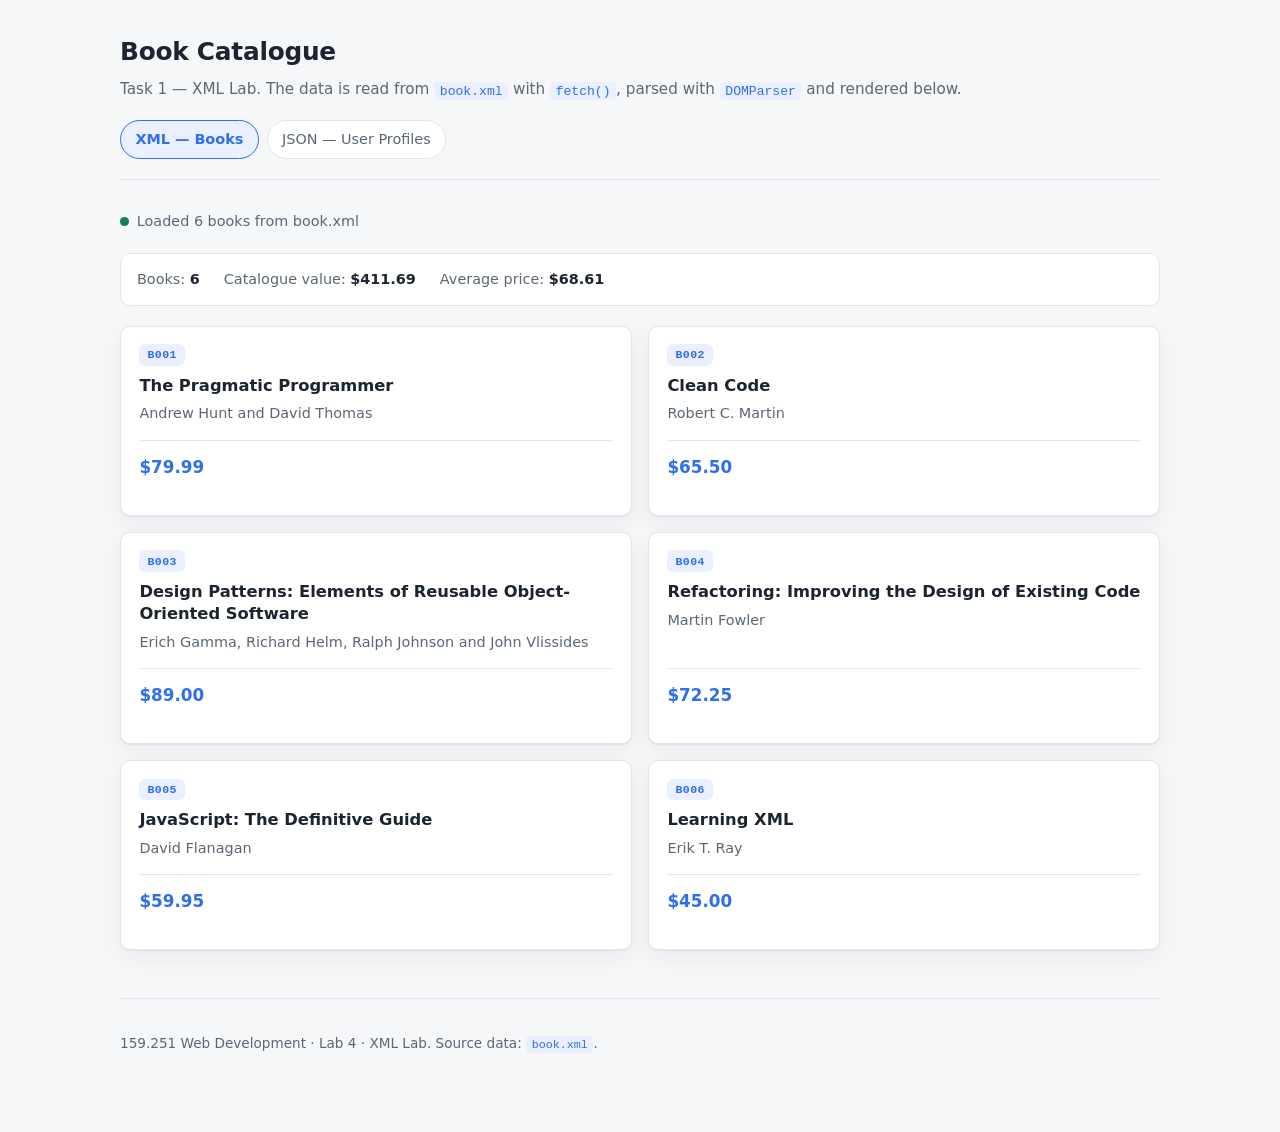
<file: index.html>
<!DOCTYPE html>
<html lang="en-NZ">
<head>
  <meta charset="UTF-8">
  <meta name="viewport" content="width=device-width, initial-scale=1">
  <title>Book Catalogue (XML Lab) &middot; Lab 4</title>
  <link rel="stylesheet" href="styles.css">
</head>
<body>
  <div class="wrap">

    <header class="site">
      <h1>Book Catalogue</h1>
      <p class="sub">
        Task 1 &mdash; XML Lab. The data is read from
        <code class="inline">book.xml</code> with <code class="inline">fetch()</code>,
        parsed with <code class="inline">DOMParser</code> and rendered below.
      </p>
      <nav class="tabs">
        <a href="index.html" aria-current="page">XML &mdash; Books</a>
        <a href="users.html">JSON &mdash; User Profiles</a>
      </nav>
    </header>

    <p class="status" id="status"><span class="dot" id="status-dot"></span><span id="status-text">Loading book.xml&hellip;</span></p>

    <div id="error-slot"></div>
    <div class="summary" id="summary" hidden></div>

    <!-- Books are inserted here -->
    <main class="grid" id="book-list" aria-live="polite"></main>

    <footer class="site">
      <p>
        159.251 Web Development &middot; Lab 4 &middot; XML Lab.
        Source data: <code class="inline">book.xml</code>.
      </p>
    </footer>

  </div>

<script>
/* ------------------------------------------------------------------
   Task 1 (XML Lab)
   Fetch book.xml, check the response, parse it with DOMParser, then
   render one card per <book> element.

   The response.ok / throw pattern is the one shown in the lab notes.
   ------------------------------------------------------------------ */
(function () {
  'use strict';

  const statusDot  = document.getElementById('status-dot');
  const statusText = document.getElementById('status-text');
  const errorSlot  = document.getElementById('error-slot');
  const summary    = document.getElementById('summary');
  const bookList   = document.getElementById('book-list');

  /** Updates the little status line at the top of the page. */
  function setStatus(kind, message) {
    statusDot.className = 'dot' + (kind ? ' ' + kind : '');
    statusText.textContent = message;
  }

  /** Shows a readable error instead of leaving the page blank. */
  function showError(title, detail) {
    const box = document.createElement('div');
    box.className = 'error-box';
    const strong = document.createElement('strong');
    strong.textContent = title;
    box.appendChild(strong);
    box.appendChild(document.createTextNode(detail));
    errorSlot.appendChild(box);
    setStatus('err', 'Failed to load the catalogue');
  }

  /**
   * Builds the card for one <book> element.
   * @param {Element} book a <book> element from the parsed XML document
   * @returns {HTMLElement}
   */
  function renderBook(book) {
    const card = document.createElement('article');
    card.className = 'card';

    // id attribute -> badge
    const badge = document.createElement('span');
    badge.className = 'badge';
    badge.textContent = book.getAttribute('id') || 'no id';
    card.appendChild(badge);

    // child elements, read by tag name
    const title  = book.getElementsByTagName('title')[0];
    const author = book.getElementsByTagName('author')[0];
    const price  = book.getElementsByTagName('price')[0];

    const h2 = document.createElement('h2');
    h2.textContent = title ? title.textContent.trim() : '(untitled)';
    card.appendChild(h2);

    const pAuthor = document.createElement('p');
    pAuthor.className = 'author';
    pAuthor.textContent = author ? author.textContent.trim() : '(unknown author)';
    card.appendChild(pAuthor);

    const pPrice = document.createElement('p');
    pPrice.className = 'price';
    const amount = price ? Number(price.textContent.trim()) : NaN;
    pPrice.textContent = isNaN(amount)
      ? (price ? price.textContent.trim() : '(no price)')
      : '$' + amount.toFixed(2);
    card.appendChild(pPrice);

    return card;
  }

  /** Renders the whole catalogue. */
  function renderCatalogue(xmlDoc) {
    const books = xmlDoc.getElementsByTagName('book');

    bookList.textContent = '';
    const frag = document.createDocumentFragment();
    let total = 0;

    for (let i = 0; i < books.length; i++) {
      frag.appendChild(renderBook(books[i]));
      const price = books[i].getElementsByTagName('price')[0];
      if (price) {
        const n = Number(price.textContent.trim());
        if (!isNaN(n)) { total += n; }
      }
    }
    bookList.appendChild(frag);

    // summary strip
    summary.textContent = '';
    const parts = [
      ['Books', String(books.length)],
      ['Catalogue value', '$' + total.toFixed(2)],
      ['Average price', books.length ? '$' + (total / books.length).toFixed(2) : '$0.00']
    ];
    parts.forEach(function (pair) {
      const span = document.createElement('span');
      const b = document.createElement('b');
      b.textContent = pair[1];
      span.appendChild(document.createTextNode(pair[0] + ': '));
      span.appendChild(b);
      summary.appendChild(span);
    });
    summary.hidden = false;

    setStatus('ok', 'Loaded ' + books.length + ' books from book.xml');
  }

  // ---- fetch -> parse -> render ---------------------------------
  fetch('book.xml')
    .then(function (response) {
      if (!response.ok) {
        throw new Error('Fetch error: ' + response.status);
      }
      return response.text();
    })
    .then(function (xmlText) {
      const parser = new DOMParser();
      const xmlDoc = parser.parseFromString(xmlText, 'text/xml');

      // DOMParser does not throw on bad XML; it returns a <parsererror> document.
      const parseError = xmlDoc.getElementsByTagName('parsererror')[0];
      if (parseError) {
        throw new Error('XML is not well-formed: ' + parseError.textContent.trim());
      }

      renderCatalogue(xmlDoc);
    })
    .catch(function (err) {
      console.error('Fetch error: ' + err.message);
      showError('Could not display the book catalogue.', err.message);
    });
})();
</script>
</body>
</html>
</file>
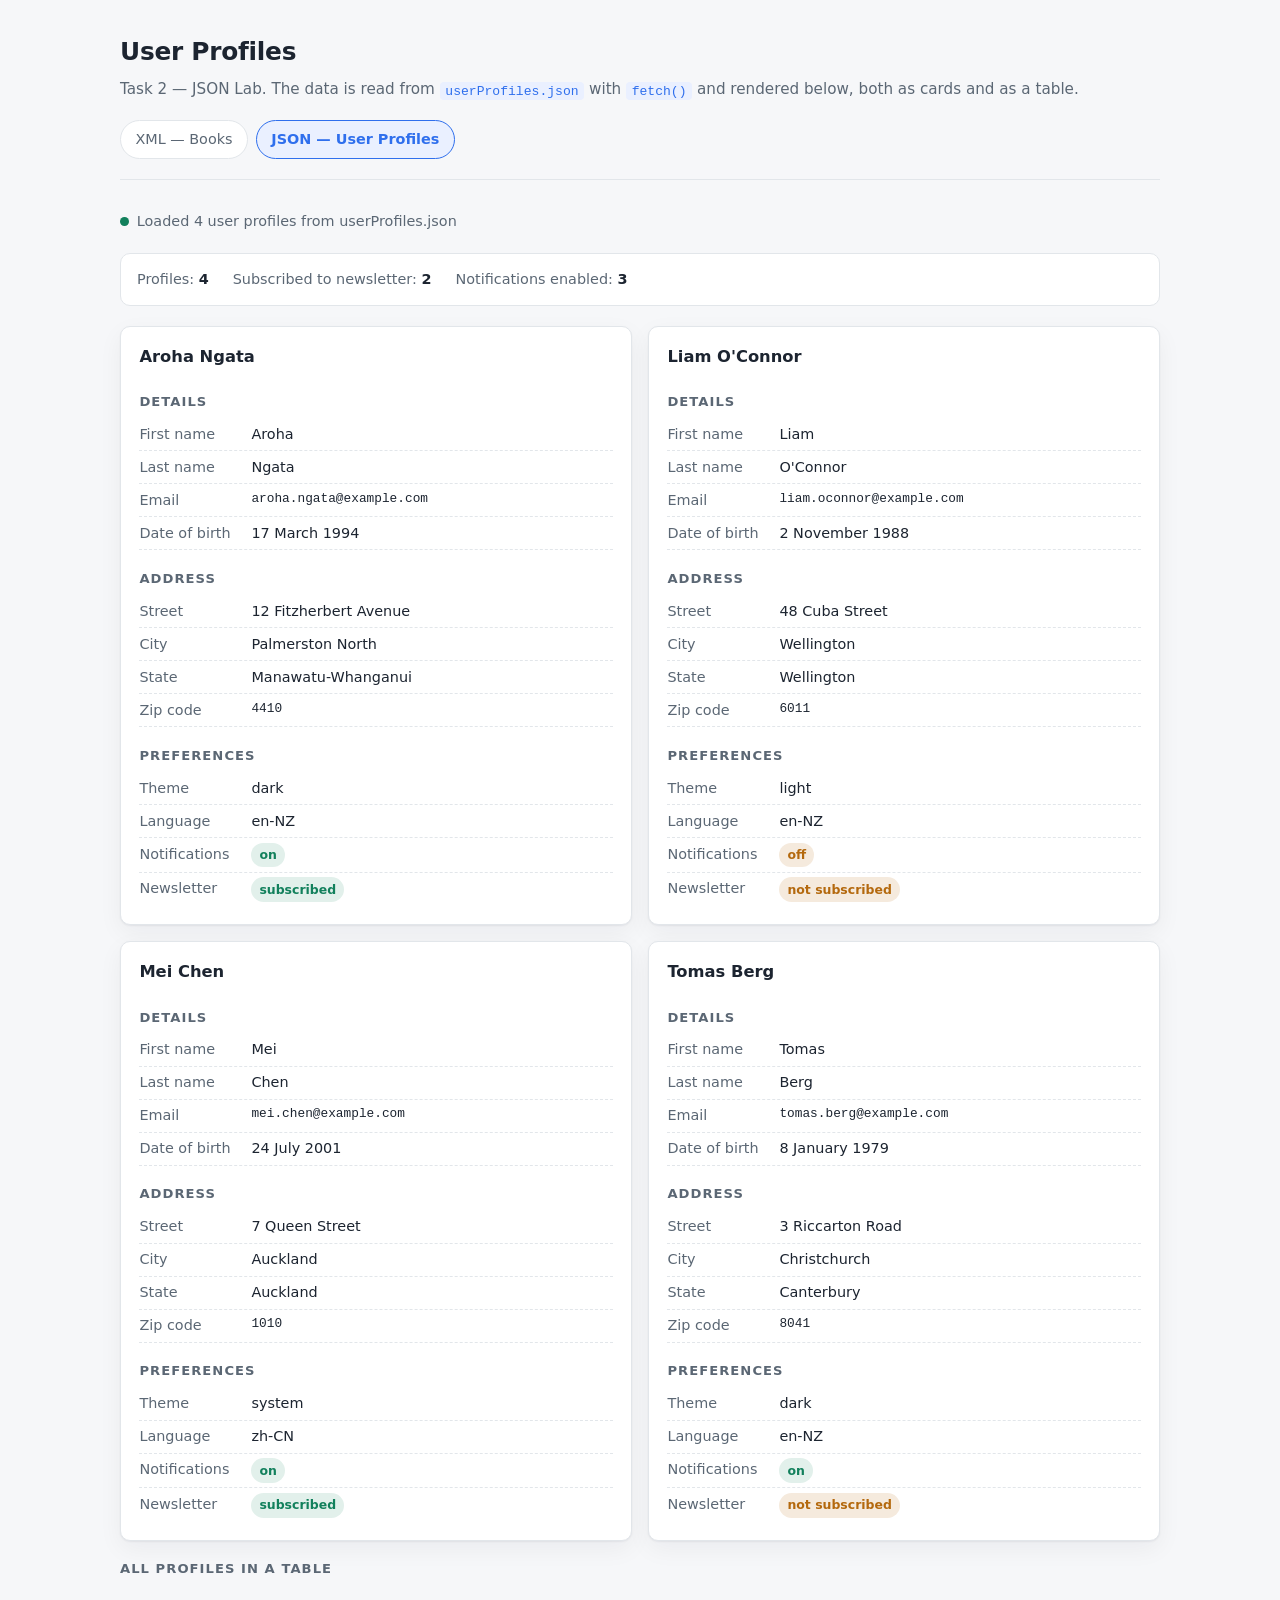
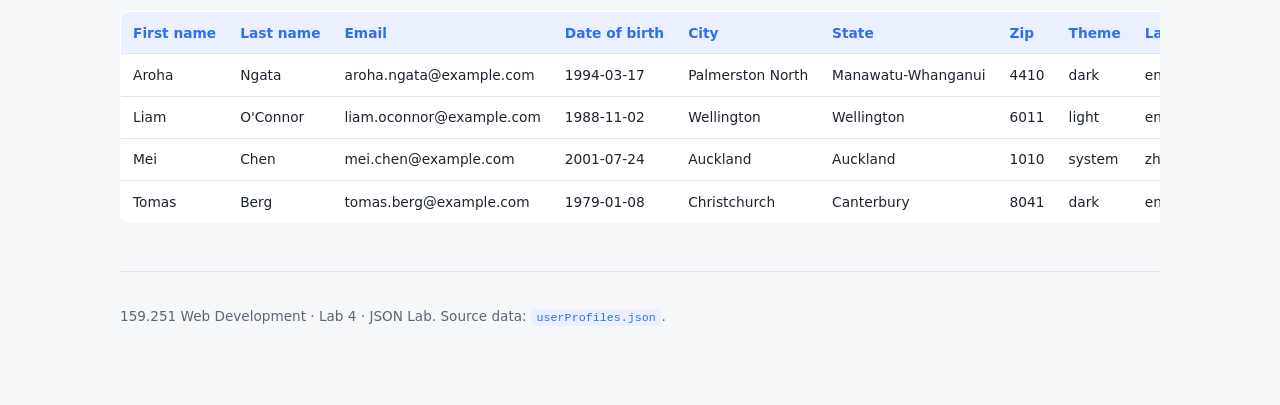
<file: users.html>
<!DOCTYPE html>
<html lang="en-NZ">
<head>
  <meta charset="UTF-8">
  <meta name="viewport" content="width=device-width, initial-scale=1">
  <title>User Profiles (JSON Lab) &middot; Lab 4</title>
  <link rel="stylesheet" href="styles.css">
</head>
<body>
  <div class="wrap">

    <header class="site">
      <h1>User Profiles</h1>
      <p class="sub">
        Task 2 &mdash; JSON Lab. The data is read from
        <code class="inline">userProfiles.json</code> with
        <code class="inline">fetch()</code> and rendered below, both as cards and as a table.
      </p>
      <nav class="tabs">
        <a href="index.html">XML &mdash; Books</a>
        <a href="users.html" aria-current="page">JSON &mdash; User Profiles</a>
      </nav>
    </header>

    <p class="status" id="status"><span class="dot" id="status-dot"></span><span id="status-text">Loading userProfiles.json&hellip;</span></p>

    <div id="error-slot"></div>
    <div class="summary" id="summary" hidden></div>

    <!-- Profiles are inserted here -->
    <main class="grid" id="profile-list" aria-live="polite"></main>

    <!-- The same data as a table, so every field is visible at a glance -->
    <section id="table-section" hidden>
      <h3 class="section">All profiles in a table</h3>
      <div class="table-scroll">
        <table class="profiles" id="profile-table">
          <thead>
            <tr>
              <th>First name</th>
              <th>Last name</th>
              <th>Email</th>
              <th>Date of birth</th>
              <th>City</th>
              <th>State</th>
              <th>Zip</th>
              <th>Theme</th>
              <th>Language</th>
              <th>Notifications</th>
              <th>Subscription</th>
            </tr>
          </thead>
          <tbody></tbody>
        </table>
      </div>
    </section>

    <footer class="site">
      <p>
        159.251 Web Development &middot; Lab 4 &middot; JSON Lab.
        Source data: <code class="inline">userProfiles.json</code>.
      </p>
    </footer>

  </div>

<script>
/* ------------------------------------------------------------------
   Task 2 (JSON Lab)
   Fetch userProfiles.json, check the response, parse it as JSON, then
   render each profile as a card plus a summary table.

   The response.ok / throw pattern is the one shown in the lab notes.
   ------------------------------------------------------------------ */
(function () {
  'use strict';

  const statusDot   = document.getElementById('status-dot');
  const statusText  = document.getElementById('status-text');
  const errorSlot   = document.getElementById('error-slot');
  const summary     = document.getElementById('summary');
  const profileList = document.getElementById('profile-list');
  const tableSection = document.getElementById('table-section');
  const tableBody   = document.querySelector('#profile-table tbody');

  function setStatus(kind, message) {
    statusDot.className = 'dot' + (kind ? ' ' + kind : '');
    statusText.textContent = message;
  }

  function showError(title, detail) {
    const box = document.createElement('div');
    box.className = 'error-box';
    const strong = document.createElement('strong');
    strong.textContent = title;
    box.appendChild(strong);
    box.appendChild(document.createTextNode(detail));
    errorSlot.appendChild(box);
    setStatus('err', 'Failed to load the profiles');
  }

  /**
   * Creates one "Key: value" row inside a card.
   * @param {string} key
   * @param {string|Node} value either text or a ready-made element
   * @param {boolean} [mono] use the monospace style for the value
   */
  function field(key, value, mono) {
    const row = document.createElement('div');
    row.className = 'field';
    const k = document.createElement('span');
    k.className = 'k';
    k.textContent = key;
    const v = document.createElement('span');
    v.className = 'v' + (mono ? ' mono' : '');
    if (typeof value === 'string') { v.textContent = value; }
    else { v.appendChild(value); }
    row.appendChild(k);
    row.appendChild(v);
    return row;
  }

  /** Small coloured on/off pill. */
  function pill(on, onText, offText) {
    const span = document.createElement('span');
    span.className = 'pill ' + (on ? 'on' : 'off');
    span.textContent = on ? onText : offText;
    return span;
  }

  /** Formats 1994-03-17 as "17 March 1994". */
  function formatDate(iso) {
    if (!iso) { return '(not provided)'; }
    const d = new Date(iso + 'T00:00:00');
    if (isNaN(d.getTime())) { return iso; }
    return d.toLocaleDateString('en-NZ', { day: 'numeric', month: 'long', year: 'numeric' });
  }

  function text(value, fallback) {
    return (value === undefined || value === null || value === '') ? (fallback || '(not provided)') : String(value);
  }

  /**
   * Builds the card for one user profile.
   * @param {object} profile
   * @returns {HTMLElement}
   */
  function renderProfile(profile) {
    const card = document.createElement('article');
    card.className = 'card profile';

    const h2 = document.createElement('h2');
    h2.textContent = text(profile.firstName, '') + ' ' + text(profile.lastName, '');
    card.appendChild(h2);

    // ---- basic details ----
    const hBasic = document.createElement('h3');
    hBasic.className = 'section';
    hBasic.textContent = 'Details';
    card.appendChild(hBasic);

    card.appendChild(field('First name', text(profile.firstName)));
    card.appendChild(field('Last name', text(profile.lastName)));
    card.appendChild(field('Email', text(profile.email), true));
    card.appendChild(field('Date of birth', formatDate(profile.dateOfBirth)));

    // ---- address (added in the "extend the JSON" step) ----
    const hAddr = document.createElement('h3');
    hAddr.className = 'section';
    hAddr.textContent = 'Address';
    card.appendChild(hAddr);

    const a = profile.address || {};
    card.appendChild(field('Street', text(a.street)));
    card.appendChild(field('City', text(a.city)));
    card.appendChild(field('State', text(a.state)));
    card.appendChild(field('Zip code', text(a.zipCode), true));

    // ---- preferences (subscription lives in here) ----
    const hPref = document.createElement('h3');
    hPref.className = 'section';
    hPref.textContent = 'Preferences';
    card.appendChild(hPref);

    const p = profile.preferences || {};
    card.appendChild(field('Theme', text(p.theme)));
    card.appendChild(field('Language', text(p.language)));
    card.appendChild(field('Notifications', pill(p.notifications === true, 'on', 'off')));
    card.appendChild(field('Newsletter', pill(p.subscription === true, 'subscribed', 'not subscribed')));

    return card;
  }

  /** Fills the summary table with one row per profile. */
  function renderTable(profiles) {
    tableBody.textContent = '';
    profiles.forEach(function (profile) {
      const a = profile.address || {};
      const p = profile.preferences || {};
      const tr = document.createElement('tr');
      [
        text(profile.firstName, ''),
        text(profile.lastName, ''),
        text(profile.email, ''),
        text(profile.dateOfBirth, ''),
        text(a.city, ''),
        text(a.state, ''),
        text(a.zipCode, ''),
        text(p.theme, ''),
        text(p.language, ''),
        p.notifications === true ? 'on' : 'off',
        p.subscription === true ? 'subscribed' : 'not subscribed'
      ].forEach(function (value) {
        const td = document.createElement('td');
        td.textContent = value;
        tr.appendChild(td);
      });
      tableBody.appendChild(tr);
    });
    tableSection.hidden = false;
  }

  /** Renders the whole document. */
  function renderProfiles(json) {
    // The file may hold either a bare array or an object with a userProfiles key.
    const profiles = Array.isArray(json)
      ? json
      : (Array.isArray(json.userProfiles) ? json.userProfiles : []);

    if (profiles.length === 0) {
      throw new Error('No user profiles found. Expected a "userProfiles" array.');
    }

    profileList.textContent = '';
    const frag = document.createDocumentFragment();
    profiles.forEach(function (profile) { frag.appendChild(renderProfile(profile)); });
    profileList.appendChild(frag);

    renderTable(profiles);

    // summary strip
    const subscribed = profiles.filter(function (x) {
      return x.preferences && x.preferences.subscription === true;
    }).length;
    const withNotify = profiles.filter(function (x) {
      return x.preferences && x.preferences.notifications === true;
    }).length;

    summary.textContent = '';
    [
      ['Profiles', String(profiles.length)],
      ['Subscribed to newsletter', String(subscribed)],
      ['Notifications enabled', String(withNotify)]
    ].forEach(function (pair) {
      const span = document.createElement('span');
      const b = document.createElement('b');
      b.textContent = pair[1];
      span.appendChild(document.createTextNode(pair[0] + ': '));
      span.appendChild(b);
      summary.appendChild(span);
    });
    summary.hidden = false;

    setStatus('ok', 'Loaded ' + profiles.length + ' user profiles from userProfiles.json');
  }

  // ---- fetch -> parse -> render ---------------------------------
  fetch('userProfiles.json')
    .then(function (response) {
      if (!response.ok) {
        throw new Error('Fetch error: ' + response.status);
      }
      return response.json();
    })
    .then(function (json) {
      renderProfiles(json);
    })
    .catch(function (err) {
      console.error('Fetch error: ' + err.message);
      showError('Could not display the user profiles.', err.message);
    });
})();
</script>
</body>
</html>
</file>
<file: styles.css>
/* ------------------------------------------------------------------
   styles.css - shared styling for the Lab 4 site
   Used by index.html (XML book catalogue) and users.html (JSON profiles)
   ------------------------------------------------------------------ */

:root {
  --bg: #f6f7f9;
  --surface: #ffffff;
  --border: #e2e6ea;
  --text: #1c2430;
  --muted: #5b6774;
  --accent: #2f6fed;
  --accent-soft: #eaf0ff;
  --ok: #12805c;
  --warn: #b4690e;
  --err: #b3261e;
  --radius: 10px;
  --shadow: 0 1px 2px rgba(16, 24, 40, .06), 0 8px 24px rgba(16, 24, 40, .05);
}

@media (prefers-color-scheme: dark) {
  :root {
    --bg: #12161c;
    --surface: #1a2029;
    --border: #2a3341;
    --text: #e6ebf2;
    --muted: #9aa6b5;
    --accent: #7aa2ff;
    --accent-soft: #1e2a44;
    --ok: #4ade80;
    --warn: #fbbf24;
    --err: #ff8a80;
    --shadow: 0 1px 2px rgba(0, 0, 0, .4), 0 8px 24px rgba(0, 0, 0, .3);
  }
}

* { box-sizing: border-box; }

body {
  margin: 0;
  padding: 0 1.25rem 4rem;
  background: var(--bg);
  color: var(--text);
  font: 16px/1.6 system-ui, -apple-system, "Segoe UI", Roboto, Helvetica, Arial, sans-serif;
}

.wrap { max-width: 1040px; margin: 0 auto; }

/* ---------- header / nav ---------- */

header.site {
  padding: 2rem 0 1.25rem;
  border-bottom: 1px solid var(--border);
  margin-bottom: 1.75rem;
}

header.site h1 {
  margin: 0 0 .35rem;
  font-size: 1.55rem;
  letter-spacing: -.01em;
}

header.site p.sub {
  margin: 0;
  color: var(--muted);
  font-size: .95rem;
}

nav.tabs {
  display: flex;
  gap: .5rem;
  margin-top: 1.1rem;
  flex-wrap: wrap;
}

nav.tabs a {
  display: inline-block;
  padding: .45rem .9rem;
  border: 1px solid var(--border);
  border-radius: 999px;
  background: var(--surface);
  color: var(--muted);
  text-decoration: none;
  font-size: .9rem;
}

nav.tabs a:hover { border-color: var(--accent); color: var(--accent); }

nav.tabs a[aria-current="page"] {
  background: var(--accent-soft);
  border-color: var(--accent);
  color: var(--accent);
  font-weight: 600;
}

/* ---------- status / error ---------- */

.status {
  display: inline-flex;
  align-items: center;
  gap: .5rem;
  font-size: .9rem;
  color: var(--muted);
  margin: 0 0 1.25rem;
}

.dot {
  width: .55rem; height: .55rem; border-radius: 50%;
  background: var(--muted); flex: none;
}
.dot.ok { background: var(--ok); }
.dot.err { background: var(--err); }

.error-box {
  border: 1px solid var(--err);
  border-left-width: 4px;
  background: var(--surface);
  color: var(--err);
  border-radius: var(--radius);
  padding: .9rem 1rem;
  font-size: .92rem;
  margin: 0 0 1.25rem;
  white-space: pre-wrap;
}
.error-box strong { display: block; margin-bottom: .25rem; }

/* ---------- cards ---------- */

.grid {
  display: grid;
  gap: 1rem;
  grid-template-columns: repeat(auto-fill, minmax(340px, 1fr));
}

.card {
  background: var(--surface);
  border: 1px solid var(--border);
  border-radius: var(--radius);
  box-shadow: var(--shadow);
  padding: 1.1rem 1.15rem;
  display: flex;
  flex-direction: column;
}

.card h2 {
  font-size: 1.02rem;
  line-height: 1.35;
  margin: .55rem 0 .35rem;
}

.card .author {
  color: var(--muted);
  font-size: .9rem;
  margin: 0 0 .9rem;
}

.card .price {
  margin-top: auto;
  padding-top: .8rem;
  border-top: 1px solid var(--border);
  font-weight: 700;
  font-size: 1.05rem;
  color: var(--accent);
}

.badge {
  align-self: flex-start;
  font: 600 .72rem/1 ui-monospace, SFMono-Regular, Menlo, Consolas, monospace;
  letter-spacing: .04em;
  padding: .32rem .5rem;
  border-radius: 6px;
  background: var(--accent-soft);
  color: var(--accent);
}

/* ---------- user profile specifics ---------- */

.card.profile h2 { margin-top: .1rem; }

.profile .field {
  display: flex;
  gap: .5rem;
  font-size: .9rem;
  padding: .28rem 0;
  border-bottom: 1px dashed var(--border);
}
.profile .field:last-child { border-bottom: 0; }

.profile .field .k {
  flex: none;
  width: 6.5rem;
  color: var(--muted);
}

.profile .field .v {
  word-break: break-word;
  min-width: 0;
}

.profile .field .v.mono {
  font-family: ui-monospace, SFMono-Regular, Menlo, Consolas, monospace;
  font-size: .8rem;
}

.pill {
  display: inline-block;
  font-size: .78rem;
  font-weight: 600;
  padding: .15rem .5rem;
  border-radius: 999px;
  background: var(--accent-soft);
  color: var(--accent);
}
.pill.on  { background: rgba(18, 128, 92, .12);  color: var(--ok); }
.pill.off { background: rgba(180, 105, 14, .14); color: var(--warn); }

h3.section {
  font-size: .82rem;
  text-transform: uppercase;
  letter-spacing: .08em;
  color: var(--muted);
  margin: 1.1rem 0 .4rem;
}

/* ---------- summary strip ---------- */

.summary {
  display: flex;
  flex-wrap: wrap;
  gap: .5rem 1.5rem;
  padding: .85rem 1rem;
  margin-bottom: 1.25rem;
  background: var(--surface);
  border: 1px solid var(--border);
  border-radius: var(--radius);
  font-size: .9rem;
  color: var(--muted);
}
.summary b { color: var(--text); }

/* ---------- table view for the profiles ---------- */

.table-scroll { overflow-x: auto; margin-top: 2rem; }

table.profiles {
  width: 100%;
  border-collapse: collapse;
  font-size: .86rem;
  background: var(--surface);
  border: 1px solid var(--border);
  border-radius: var(--radius);
  overflow: hidden;
}

table.profiles th,
table.profiles td {
  text-align: left;
  padding: .6rem .75rem;
  border-bottom: 1px solid var(--border);
  white-space: nowrap;
}

table.profiles th {
  background: var(--accent-soft);
  color: var(--accent);
  font-weight: 600;
}

table.profiles tr:last-child td { border-bottom: 0; }

footer.site {
  margin-top: 3rem;
  padding-top: 1.25rem;
  border-top: 1px solid var(--border);
  color: var(--muted);
  font-size: .85rem;
}

code.inline {
  font-family: ui-monospace, SFMono-Regular, Menlo, Consolas, monospace;
  font-size: .86em;
  background: var(--accent-soft);
  color: var(--accent);
  padding: .1rem .35rem;
  border-radius: 4px;
}
</file>
